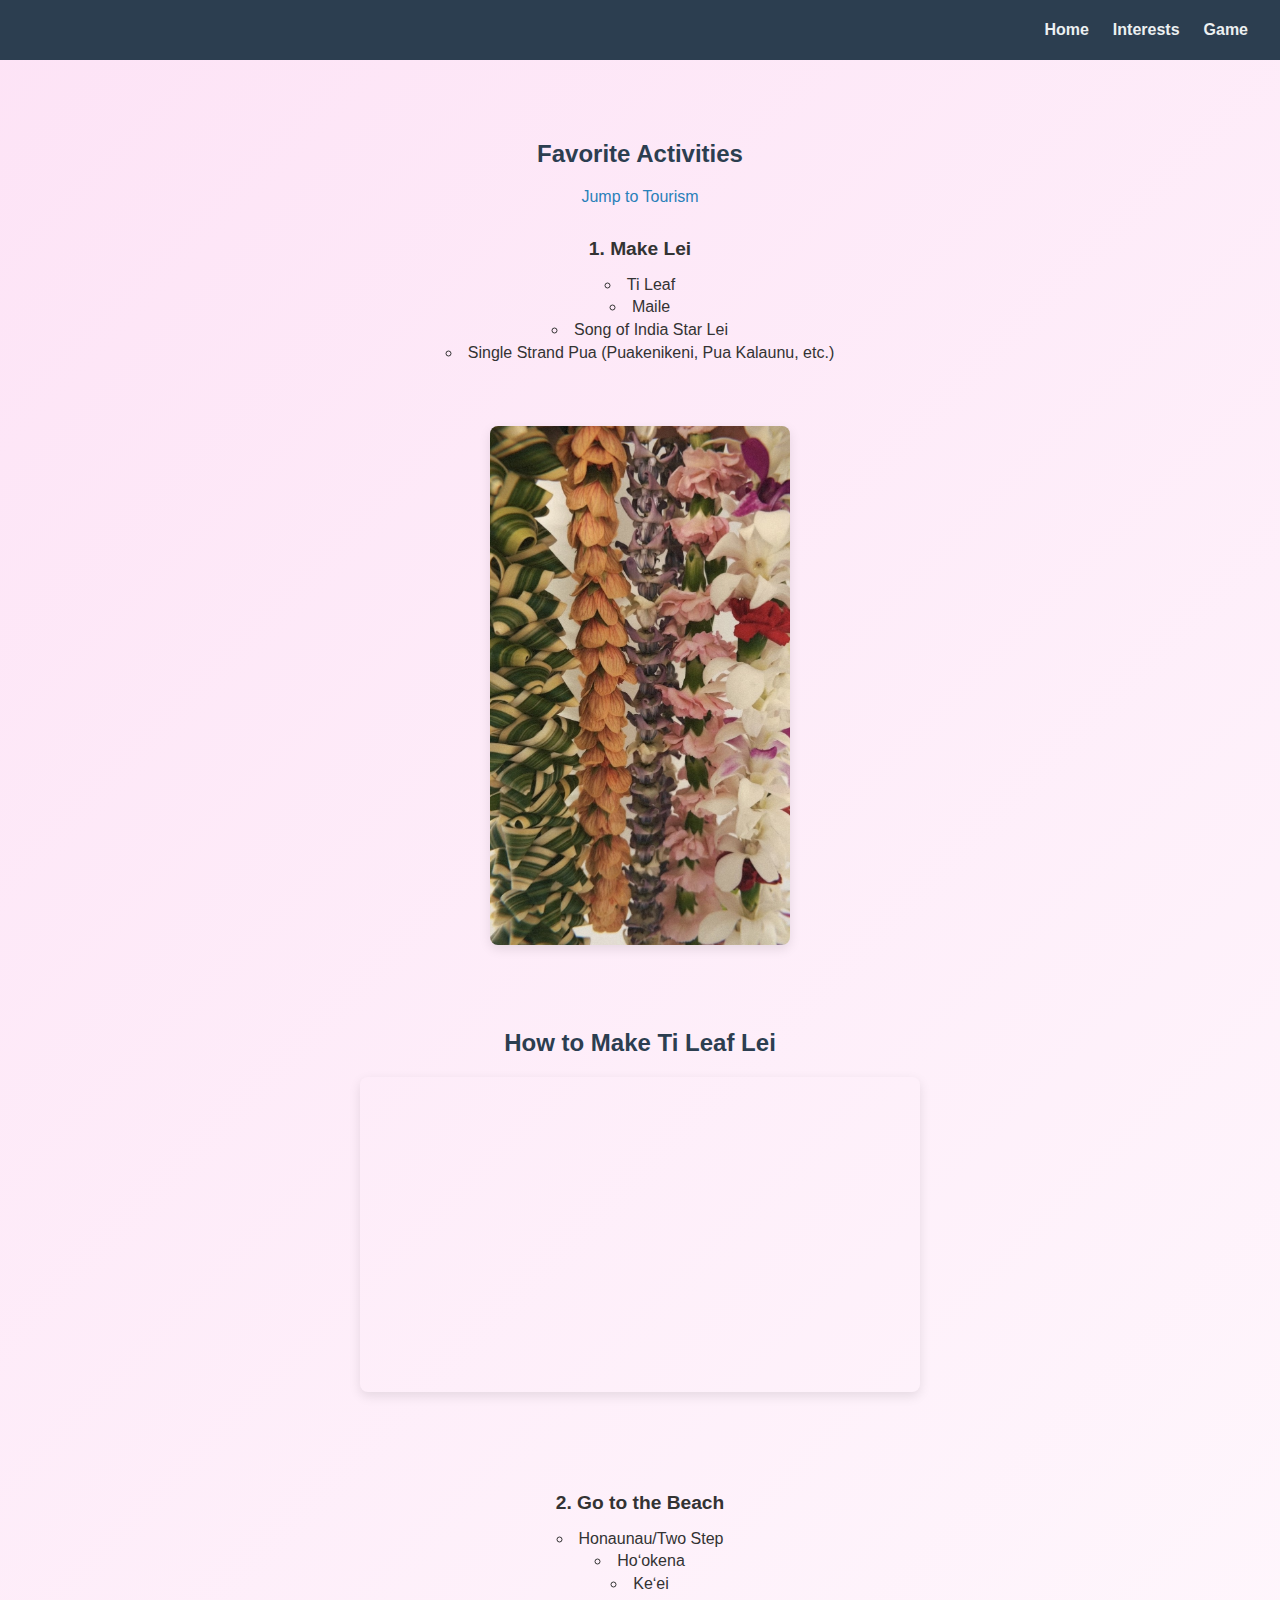
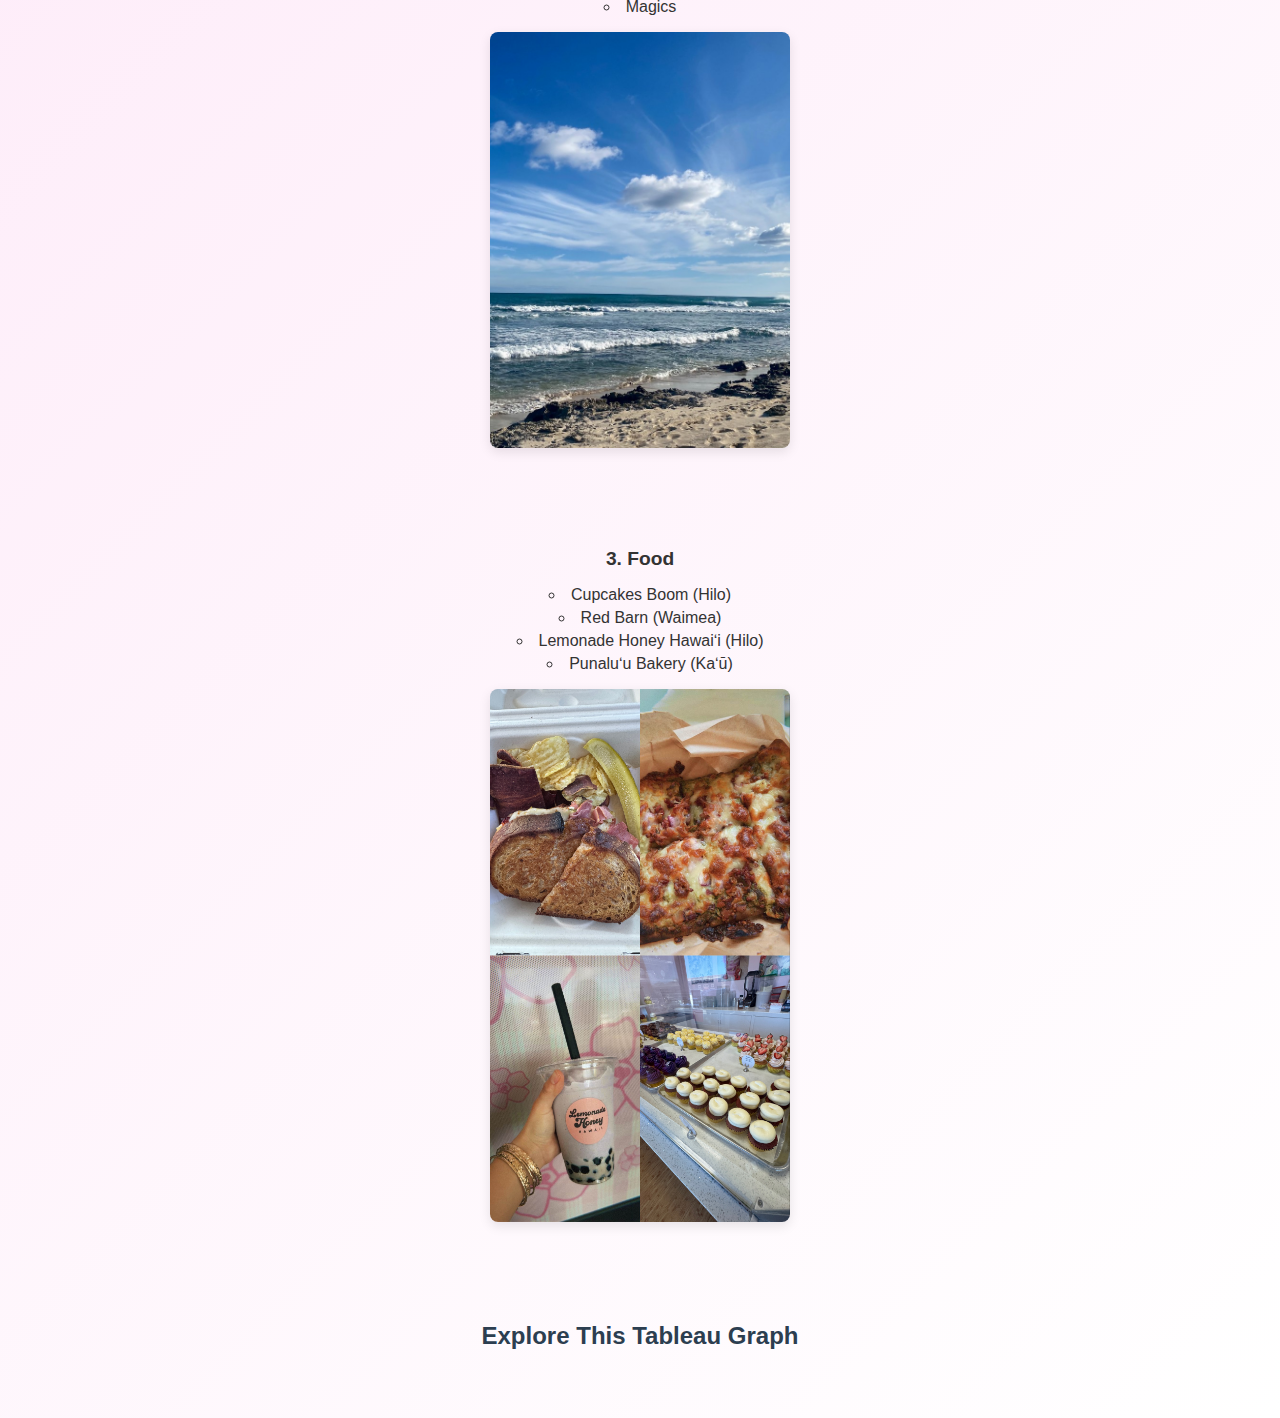
<file: scratch.html>
<!DOCTYPE html>
<html lang="en">
<head>
    <meta charset="UTF-8">
    <meta name="viewport" content="width=device-width, initial-scale=1.0">
    <title>Interests</title>
    <link rel="stylesheet" href="css/scratch.css">
</head>
<body>
    <nav class="navbar navbar-expand-lg navbar-light" id="mainNav">
        <div class="container px-4 px-lg-5">
            <button class="navbar-toggler" type="button" data-bs-toggle="collapse" data-bs-target="#navbarResponsive" aria-controls="navbarResponsive" aria-expanded="false" aria-label="Toggle navigation">
                Menu
                <i class="fas fa-bars"></i>
            </button>
            <div class="collapse navbar-collapse" id="navbarResponsive">
                <ul class="navbar-nav ms-auto py-4 py-lg-0">
                    <li class="nav-item"><a class="nav-link px-lg-3 py-3 py-lg-4" href="index.html">Home</a></li>
                    <li class="nav-item"><a class="nav-link px-lg-3 py-3 py-lg-4" href="scratch.html">Interests</a></li>
                    <li class="nav-item"><a class="nav-link px-lg-3 py-3 py-lg-4" href="webapp.html">Game</a></li>
                </ul>
            </div>
        </div>
    </nav>

    <!-- Section 1 -->
    <div class="section">
        <h2>Favorite Activities</h2>
        <a href="#tourism">Jump to Tourism</a>
        <ol>
            <li>Make Lei</li>
            <ul>
                <li>Ti Leaf</li>
                <li>Maile</li>
                <li>Song of India Star Lei</li>
                <li>Single Strand Pua (Puakenikeni, Pua Kalaunu, etc.)</li>
            </ul>
        </ol>
    </div>

    <!-- Section 2 -->
     <img src="assets/img/lei.JPG" alt="Lei" width="300">
    <div class="section">
        <h2>How to Make Ti Leaf Lei</h2>
        <iframe width="560" height="315"
            src="https://www.youtube.com/embed/jUl5i0ZRw-M?rel=0"
            title="YouTube Video Player"
            frameborder="0"
            allow="accelerometer; encrypted-media; gyroscope; picture-in-picture"
            allowfullscreen>
        </iframe>
    </div>

    <!-- Section 3 -->
    <div class="section">
        <ol start="2">
            <li>Go to the Beach</li>
            <ul>
                <li>Honaunau/Two Step</li>
                <li>Hoʻokena</li>
                <li>Keʻei</li>
                <li>Magics</li>
            </ul>
        </ol>
        <img src="assets/img/beach.JPG" alt="Beach" width="300">
    </div>

    <!-- Section 4 -->
    <div class="section">
        <ol start="3">
            <li>Food</li>
            <ul>
                <li>Cupcakes Boom (Hilo)</li>
                <li>Red Barn (Waimea)</li>
                <li>Lemonade Honey Hawaiʻi (Hilo)</li>
                <li>Punaluʻu Bakery (Kaʻū)</li>
            </ul>
        </ol>
        <img src="assets/img/food.JPG" alt="Food" width="300">
    </div>
    <!-- Tableau Visualization Section -->
<div class="tableau-embed section">
    <h2 id="tourism">Explore This Tableau Graph</h2>
    <div class='tableauPlaceholder' id='viz1744770947304' style='position: relative'><noscript><a href='#'><img alt='Hawaii Tourism by Market  2016 - 2018 (Arrivals by Air) ' src='https:&#47;&#47;public.tableau.com&#47;static&#47;images&#47;Ha&#47;HawaiiiTourism2016-2018&#47;Dashboard-HI&#47;1_rss.png' style='border: none' /></a></noscript><object class='tableauViz'  style='display:none;'><param name='host_url' value='https%3A%2F%2Fpublic.tableau.com%2F' /> <param name='embed_code_version' value='3' /> <param name='site_root' value='' /><param name='name' value='HawaiiiTourism2016-2018&#47;Dashboard-HI' /><param name='tabs' value='no' /><param name='toolbar' value='yes' /><param name='static_image' value='https:&#47;&#47;public.tableau.com&#47;static&#47;images&#47;Ha&#47;HawaiiiTourism2016-2018&#47;Dashboard-HI&#47;1.png' /> <param name='animate_transition' value='yes' /><param name='display_static_image' value='yes' /><param name='display_spinner' value='yes' /><param name='display_overlay' value='yes' /><param name='display_count' value='yes' /><param name='language' value='en-US' /></object></div>                <script type='text/javascript'>                    var divElement = document.getElementById('viz1744770947304');                    var vizElement = divElement.getElementsByTagName('object')[0];                    vizElement.style.width='1016px';vizElement.style.height='991px';                    var scriptElement = document.createElement('script');                    scriptElement.src = 'https://public.tableau.com/javascripts/api/viz_v1.js';                    vizElement.parentNode.insertBefore(scriptElement, vizElement);                </script>
</div>

</body>
</html>
</file>
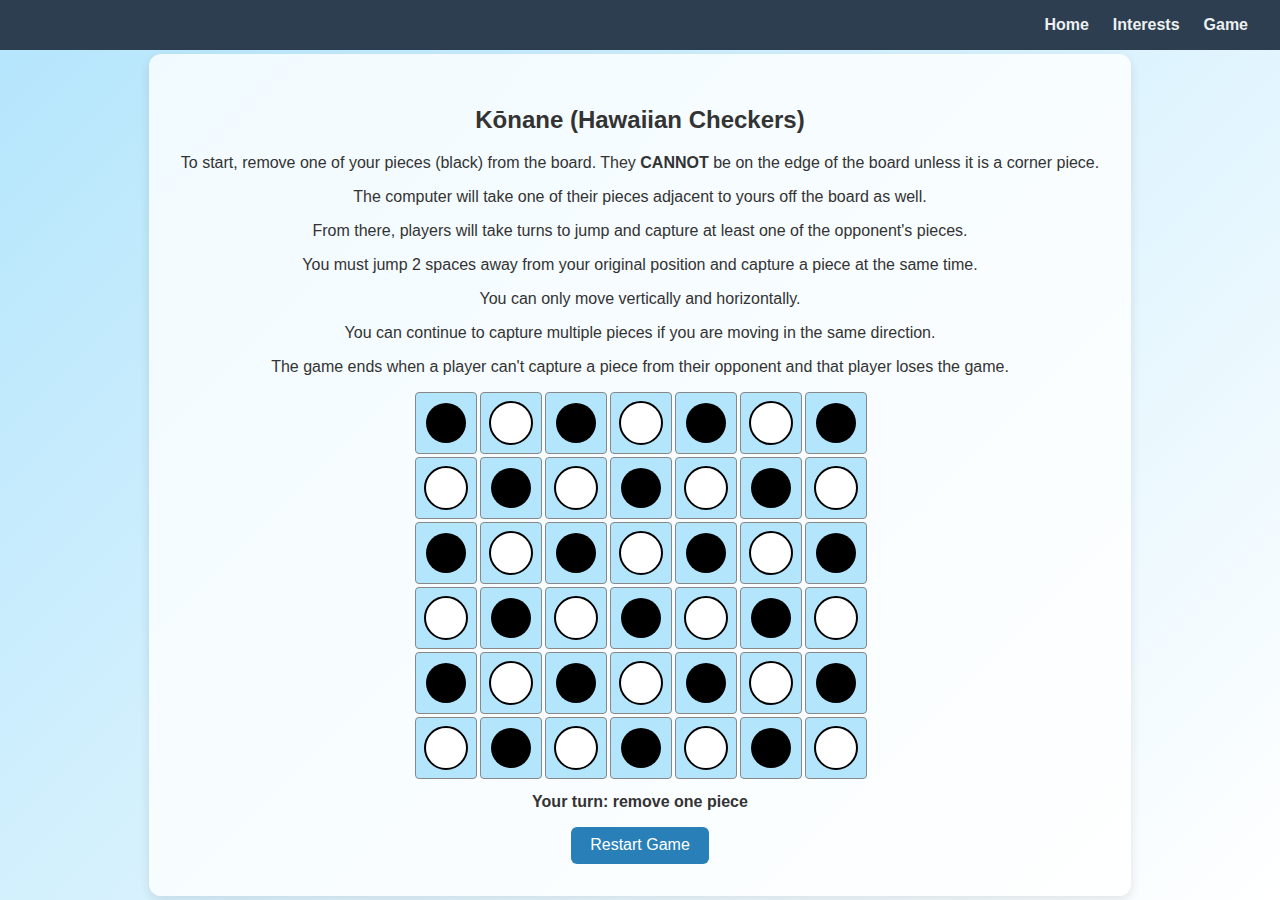
<file: webapp.html>
<!DOCTYPE html>
<html lang="en">
<head>
  <meta charset="UTF-8" />
  <meta name="viewport" content="width=device-width, initial-scale=1.0"/>
  <title>Kōnane</title>
  <style>
    body {
      margin: 0;
      padding: 0;
      font-family: 'Segoe UI', Tahoma, Geneva, Verdana, sans-serif;
      background: linear-gradient(135deg, #b3e5fc, #ffffff);
      color: #333;
      text-align: center;
      display: flex;
      flex-direction: column;
      min-height: 100vh;
    }

    nav {
      background-color: #2c3e50;
      padding: 1rem 2rem;
    }

    .navbar-nav {
      list-style: none;
      display: flex;
      justify-content: flex-end;
      margin: 0;
      padding: 0;
    }

    .navbar-nav li {
      margin-left: 1.5rem;
    }

    .navbar-nav a {
      color: #ecf0f1;
      text-decoration: none;
      font-weight: bold;
      font-size: 1rem;
    }

    .navbar-nav a:hover {
      color: #bdc3c7;
    }

    .main-content {
      flex: 1;
      display: flex;
      justify-content: center;
      align-items: center;
      flex-direction: column;
    }

    .game-container {
      padding: 2rem;
      background: rgba(255, 255, 255, 0.8);
      border-radius: 12px;
      box-shadow: 0 4px 12px rgba(0, 0, 0, 0.1);
    }

    #board {
      display: grid;
      grid-template-columns: repeat(7, 60px);
      grid-template-rows: repeat(6, 60px);
      gap: 5px;
      justify-content: center;
      margin-bottom: 1rem;
    }

    .cell {
      width: 60px;
      height: 60px;
      background-color: #b3e5fc;
      border: 1px solid #888;
      border-radius: 4px;
      display: flex;
      justify-content: center;
      align-items: center;
      cursor: pointer;
      position: relative;
    }

    .black-piece {
      background-color: black;
      border-radius: 50%;
      width: 40px;
      height: 40px;
    }

    .white-piece {
      background-color: white;
      border-radius: 50%;
      width: 40px;
      height: 40px;
      border: 2px solid black;
    }

    #message {
      font-weight: bold;
      margin: 1rem 0;
    }

    button {
      padding: 0.6rem 1.2rem;
      font-size: 1rem;
      border: none;
      border-radius: 6px;
      background-color: #2980b9;
      color: white;
      cursor: pointer;
    }

    button:hover {
      background-color: #1c5985;
    }
  </style>
</head>
<body>
  <nav class="navbar navbar-expand-lg navbar-light">
    <ul class="navbar-nav">
      <li><a href="index.html">Home</a></li>
      <li><a href="scratch.html">Interests</a></li>
      <li><a href="webapp.html">Game</a></li>
    </ul>
  </nav>
  <div class="main-content">
    <div class="game-container">
      <h2>Kōnane (Hawaiian Checkers)</h2>
      <div id="instructions">
        <p>To start, remove one of your pieces (black) from the board. They <strong>CANNOT</strong> be on the edge of the board unless it is a corner piece.</p>
        <p>The computer will take one of their pieces adjacent to yours off the board as well.</p>
        <p>From there, players will take turns to jump and capture at least one of the opponent's pieces.</p>
        <p>You must jump 2 spaces away from your original position and capture a piece at the same time.</p>
        <p>You can only move vertically and horizontally.</p>
        <p>You can continue to capture multiple pieces if you are moving in the same direction.</p>
        <p>The game ends when a player can't capture a piece from their opponent and that player loses the game.</p>
      </div>
      <div id="board"></div>
      <div id="message"></div>
      <button onclick="initGame()">Restart Game</button>
    </div>
  </div>

  <script>
    const ROWS = 6;
    const COLS = 7;
    const boardEl = document.getElementById("board");
    const message = document.getElementById("message");
    let board = [];
    let selected = null;
    let currentPlayer = "black";
    let firstMoveDone = false;
    let whiteFirstMoveDone = false;
    let lastRemoved = null;
    let jumpDirection = null;

    function initGame() {
      board = [];
      boardEl.innerHTML = "";
      selected = null;
      currentPlayer = "black";
      firstMoveDone = false;
      whiteFirstMoveDone = false;
      lastRemoved = null;
      jumpDirection = null;
      message.textContent = "Your turn: remove one piece";

      for (let r = 0; r < ROWS; r++) {
        let row = [];
        for (let c = 0; c < COLS; c++) {
          let color = (r + c) % 2 === 0 ? "black" : "white";
          row.push(color);
          const cell = document.createElement("div");
          cell.classList.add("cell");
          cell.dataset.row = r;
          cell.dataset.col = c;
          cell.addEventListener("click", handleCellClick);
          boardEl.appendChild(cell);
        }
        board.push(row);
      }
      render();
    }

    function handleCellClick(e) {
      const row = +e.currentTarget.dataset.row;
      const col = +e.currentTarget.dataset.col;
      if (!firstMoveDone) {
        if (board[row][col] === "black") {
          board[row][col] = null;
          firstMoveDone = true;
          lastRemoved = [row, col];
          currentPlayer = "white";
          render();
          setTimeout(computerFirstMove, 500);
        }
        return;
      }

      if (!whiteFirstMoveDone && currentPlayer === "white") return;
      if (!whiteFirstMoveDone && currentPlayer === "black") return;

      if (selected) {
        const [sr, sc] = selected;
        const dr = row - sr;
        const dc = col - sc;

        if ((Math.abs(dr) === 2 && dc === 0) || (Math.abs(dc) === 2 && dr === 0)) {
          if (!jumpDirection) jumpDirection = [Math.sign(dr), Math.sign(dc)];
          if (jumpDirection[0] !== Math.sign(dr) || jumpDirection[1] !== Math.sign(dc)) return;

          const mr = sr + dr / 2;
          const mc = sc + dc / 2;

          if (board[row][col] === null && board[mr][mc] && board[mr][mc] !== currentPlayer) {
            board[row][col] = currentPlayer;
            board[sr][sc] = null;
            board[mr][mc] = null;
            selected = [row, col];
            render();
            if (!canJump(row, col, jumpDirection)) {
              selected = null;
              jumpDirection = null;
              currentPlayer = currentPlayer === "black" ? "white" : "black";
              if (checkGameEnd()) return;
              if (currentPlayer === "white") setTimeout(computerTurn, 500);
              else message.textContent = "Your turn";
            }
          }
        }
      } else {
        if (board[row][col] === currentPlayer) {
          selected = [row, col];
        }
      }
    }

    function computerFirstMove() {
      const [br, bc] = lastRemoved;
      const directions = [
        [0, 1], [0, -1], [1, 0], [-1, 0]
      ];
      for (let [dr, dc] of directions) {
        const nr = br + dr;
        const nc = bc + dc;
        if (nr >= 0 && nr < ROWS && nc >= 0 && nc < COLS) {
          if (board[nr][nc] === "white") {
            board[nr][nc] = null;
            whiteFirstMoveDone = true;
            currentPlayer = "black";
            render();
            message.textContent = "Your turn";
            return;
          }
        }
      }
      for (let r = 0; r < ROWS; r++) {
        for (let c = 0; c < COLS; c++) {
          if (board[r][c] === "white") {
            board[r][c] = null;
            whiteFirstMoveDone = true;
            currentPlayer = "black";
            render();
            message.textContent = "Your turn";
            return;
          }
        }
      }
    }

    function computerTurn() {
  if (!whiteFirstMoveDone) {
    for (let [dr, dc] of [[0,1],[1,0],[-1,0],[0,-1]]) {
      const adjR = lastRemovedBlack[0] + dr;
      const adjC = lastRemovedBlack[1] + dc;
      if (
        adjR >= 0 && adjR < ROWS &&
        adjC >= 0 && adjC < COLS &&
        board[adjR][adjC] === "white"
      ) {
        board[adjR][adjC] = null;
        whiteFirstMoveDone = true;
        currentPlayer = "black";
        render();
        message.textContent = "Your turn";
        return;
      }
    }
  }

  for (let r = 0; r < ROWS; r++) {
    for (let c = 0; c < COLS; c++) {
      if (board[r][c] === "white") {
        const dirs = [
          [0, 2], [0, -2], [2, 0], [-2, 0]
        ];
        for (let [dr, dc] of dirs) {
          const nr = r + dr;
          const nc = c + dc;
          const mr = r + dr / 2;
          const mc = c + dc / 2;
          if (
            nr >= 0 && nr < ROWS && nc >= 0 && nc < COLS &&
            board[nr][nc] === null &&
            board[mr][mc] === "black"
          ) {
            board[nr][nc] = "white";
            board[r][c] = null;
            board[mr][mc] = null;
            render();

            // Continue jumping in same direction
            let newR = nr;
            let newC = nc;
            while (true) {
              const nextR = newR + dr;
              const nextC = newC + dc;
              const jumpOverR = newR + dr / 2;
              const jumpOverC = newC + dc / 2;

              if (
                nextR >= 0 && nextR < ROWS &&
                nextC >= 0 && nextC < COLS &&
                board[nextR][nextC] === null &&
                board[jumpOverR][jumpOverC] === "black"
              ) {
                board[nextR][nextC] = "white";
                board[jumpOverR][jumpOverC] = null;
                board[newR][newC] = null;
                newR = nextR;
                newC = nextC;
              } else {
                break;
              }
            }

            currentPlayer = "black";
            render();
            message.textContent = "Your turn";

            // ✅ Call checkGameEnd after computer finishes
            checkGameEnd();
            return;
          }
        }
      }
    }
  }

  // If no move made
  message.textContent = "You win!";
  alert("You win!");
}


    function canJump(r, c, direction = null) {
      const dirs = [
        [0, 2], [0, -2], [2, 0], [-2, 0]
      ];
      return dirs.some(([dr, dc]) => {
        const nr = r + dr;
        const nc = c + dc;
        const mr = r + dr / 2;
        const mc = c + dc / 2;
        if (direction && (direction[0] !== Math.sign(dr) || direction[1] !== Math.sign(dc))) return false;
        return (
          nr >= 0 && nr < ROWS && nc >= 0 && nc < COLS &&
          board[nr][nc] === null &&
          board[mr][mc] && board[mr][mc] !== currentPlayer
        );
      });
    }

    function checkGameEnd() {
  let canCurrentPlayerMove = false;
  for (let r = 0; r < ROWS; r++) {
    for (let c = 0; c < COLS; c++) {
      if (board[r][c] === currentPlayer && canJump(r, c)) {
        canCurrentPlayerMove = true;
        break;
      }
    }
    if (canCurrentPlayerMove) break;
  }

  if (!canCurrentPlayerMove) {
    if (currentPlayer === "black") {
      message.textContent = "You lose!";
      alert("You lose!");
    } else {
      message.textContent = "You win!";
      alert("You win!");
    }
    return true;
  }

  return false;
}


    function render() {
      const cells = boardEl.children;
      for (let r = 0; r < ROWS; r++) {
        for (let c = 0; c < COLS; c++) {
          const cell = cells[r * COLS + c];
          cell.innerHTML = "";
          const piece = board[r][c];
          if (piece) {
            const div = document.createElement("div");
            div.classList.add(piece === "black" ? "black-piece" : "white-piece");
            cell.appendChild(div);
          }
        }
      }
    }

    initGame();
  </script>
</body>
</html>
</file>
<file: css/scratch.css>
/* General Reset & Font */
body {
    margin: 0;
    padding: 0;
    font-family: 'Segoe UI', Tahoma, Geneva, Verdana, sans-serif;
    background: linear-gradient(135deg, #fde3f6, #ffffff);
    color: #333;
    text-align: center;
}

/* Navigation Bar */
nav {
    background-color: #2c3e50;
    padding: 1rem 2rem;
}

/* Flex container for navbar */
#mainNav .container {
    display: flex;
    justify-content: flex-end;
    align-items: center;
}

/* Navbar Links */
.navbar-nav {
    list-style: none;
    display: flex;
    justify-content: flex-end;
    margin: 0;
    padding: 0;
}

.navbar-nav li {
    margin-left: 1.5rem;
}

.navbar-nav a {
    color: #ecf0f1;
    text-decoration: none;
    font-weight: bold;
    font-size: 1rem;
}

.navbar-nav a:hover {
    color: #bdc3c7;
}

/* Page Headings */
h2 {
    margin-top: 2rem;
    color: #2c3e50;
}

/* Ordered and Unordered Lists */
ol, ul {
    list-style-position: inside;
    padding-left: 0;
}

ol > li {
    margin: 2rem 0 1rem;
    font-size: 1.2rem;
    font-weight: 600;
}

ul li {
    margin: 0.3rem 0;
}

/* Links */
a {
    color: #2980b9;
    text-decoration: none;
}

a:hover {
    text-decoration: underline;
}

/* Images */
img {
    border-radius: 8px;
    box-shadow: 0 4px 12px rgba(0, 0, 0, 0.1);
}

/* Iframe */
iframe {
    max-width: 100%;
    border-radius: 8px;
    box-shadow: 0 4px 12px rgba(0, 0, 0, 0.1);
}

/* Responsive Collapse Button (optional if not using Bootstrap JS) */
.navbar-toggler {
    display: none;
}

/* Section Styling for content blocks */
.section {
    max-width: 800px;
    margin: 2rem auto;
    padding: 1rem;
}
</file>
